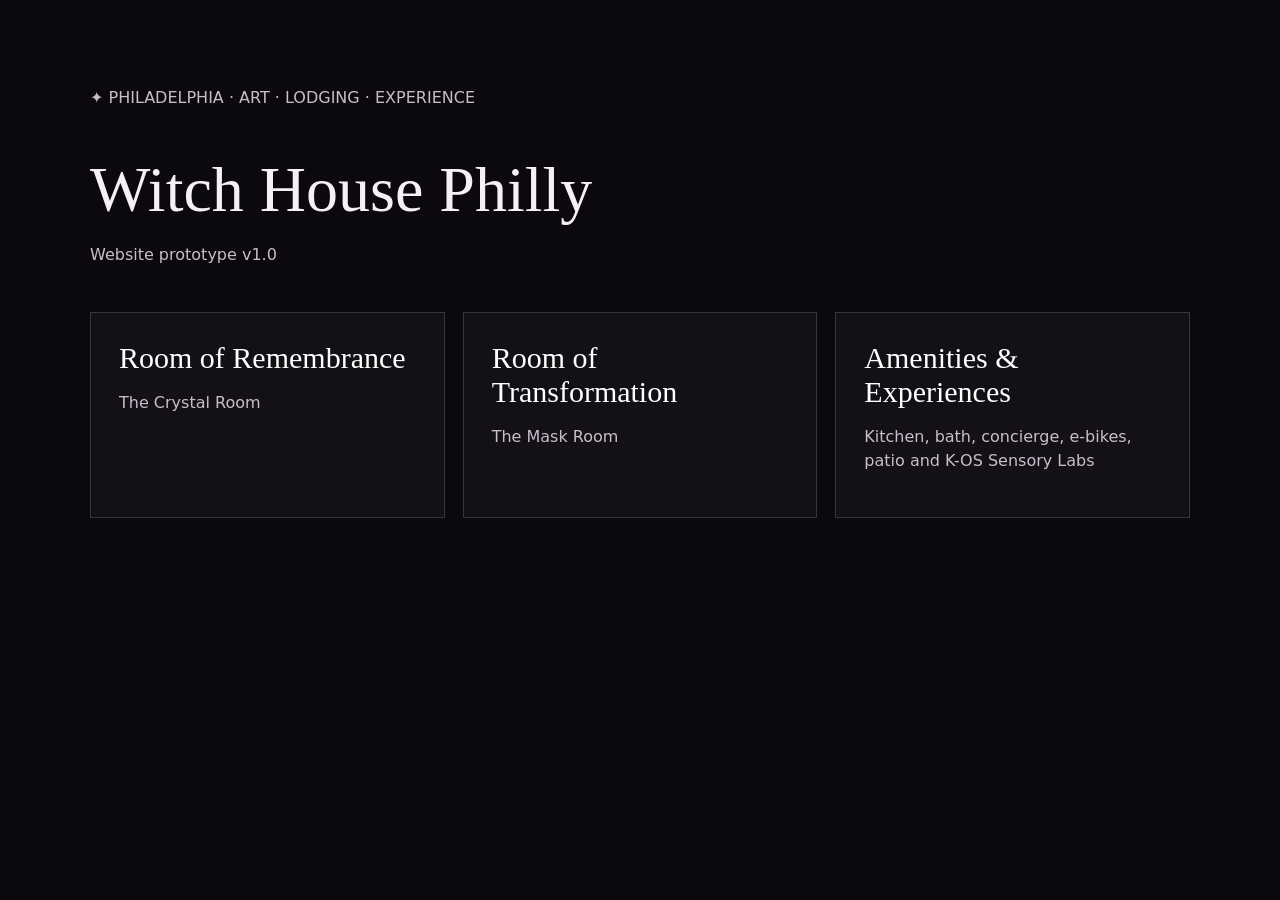
<file: index.html>
<!doctype html><html><head><meta charset="utf-8"><meta name="viewport" content="width=device-width,initial-scale=1"><title>Witch House Philly</title><style>body{margin:0;background:#0b090d;color:#f5eff6;font:16px/1.5 system-ui}main{max-width:1100px;margin:auto;padding:70px 25px}h1{font:64px Georgia,serif;margin-bottom:8px}p{color:#c9bdcc}.grid{display:grid;grid-template-columns:repeat(3,1fr);gap:18px;margin-top:45px}a{color:white;text-decoration:none;border:1px solid #ffffff28;padding:28px;background:#ffffff08}a:hover{background:#ffffff10}h2{font:30px Georgia,serif;margin:0 0 8px}@media(max-width:750px){.grid{grid-template-columns:1fr}h1{font-size:48px}}</style></head><body><main><p>✦ PHILADELPHIA · ART · LODGING · EXPERIENCE</p><h1>Witch House Philly</h1><p>Website prototype v1.0</p><div class="grid"><a href="crystal-room/index.html"><h2>Room of Remembrance</h2><p>The Crystal Room</p></a><a href="mask-room/index.html"><h2>Room of Transformation</h2><p>The Mask Room</p></a><a href="amenities/index.html"><h2>Amenities & Experiences</h2><p>Kitchen, bath, concierge, e-bikes, patio and K-OS Sensory Labs</p></a></div></main></body></html>
</file>
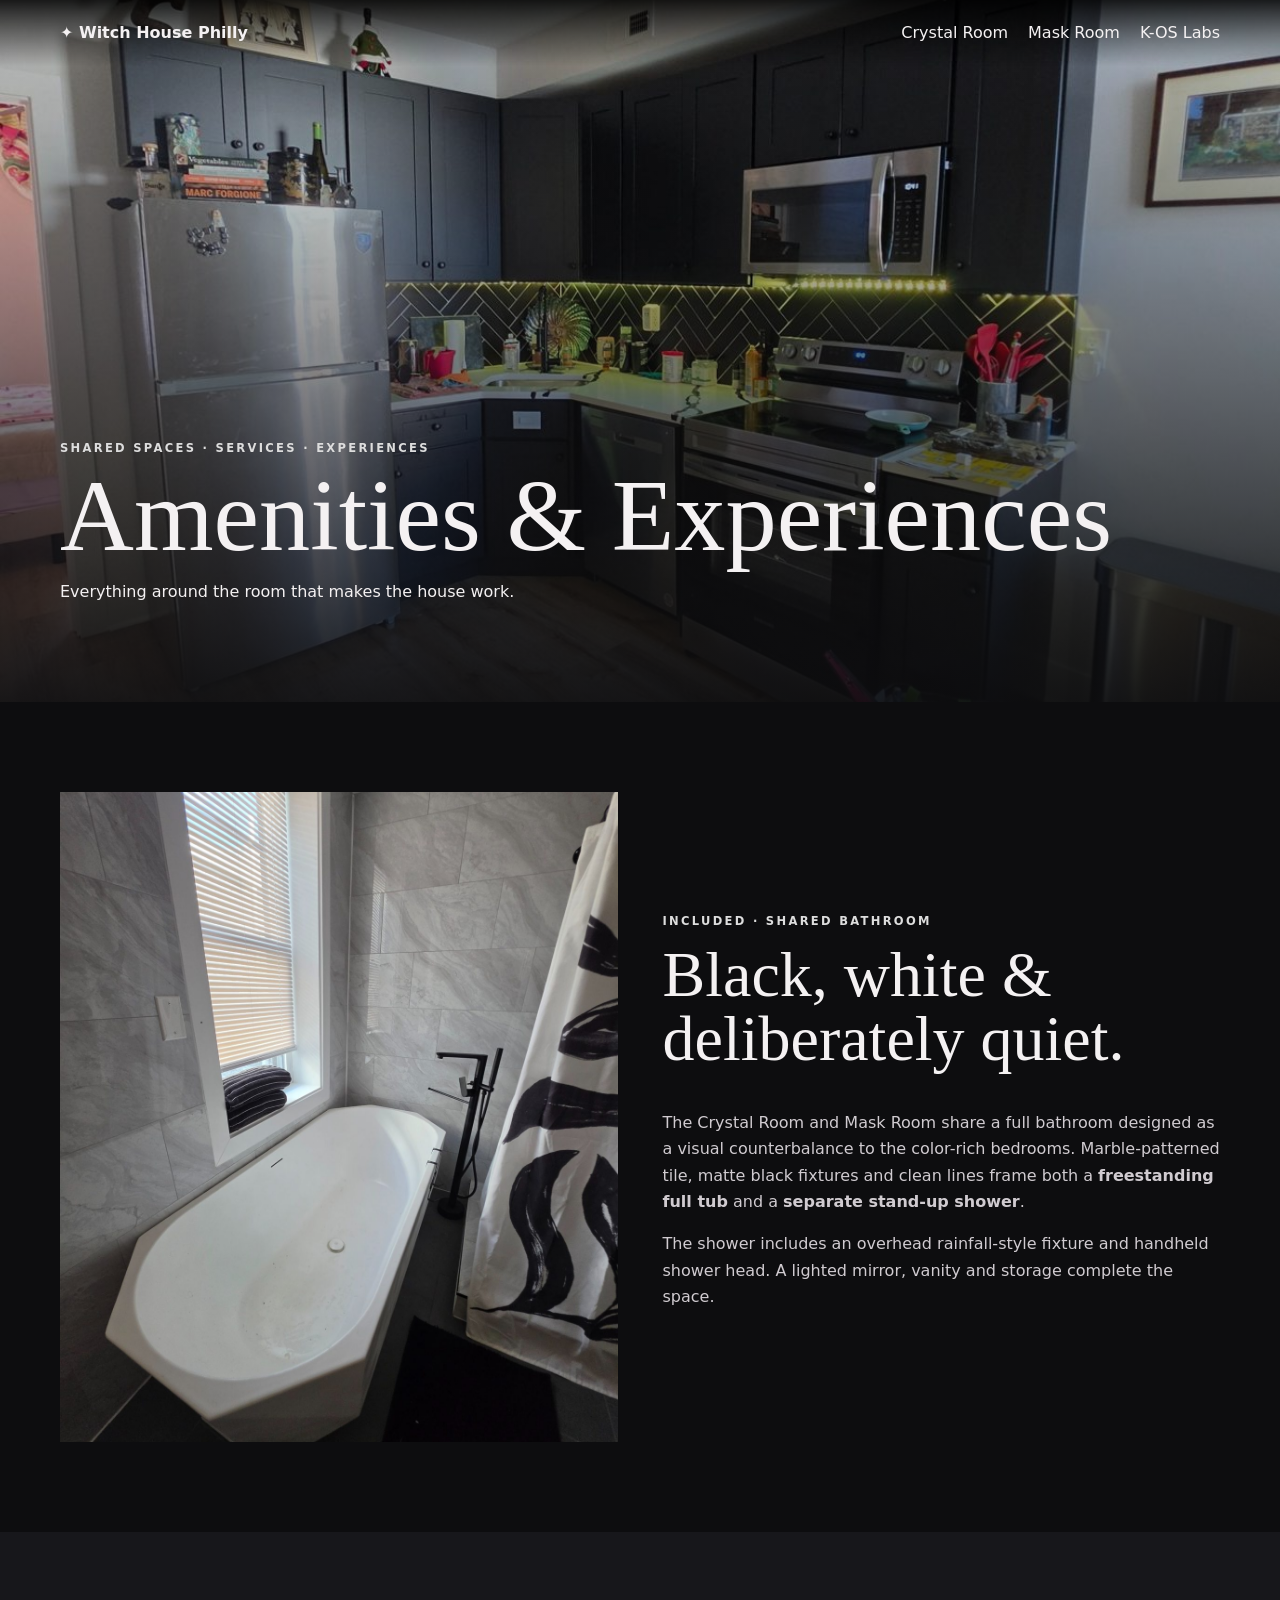
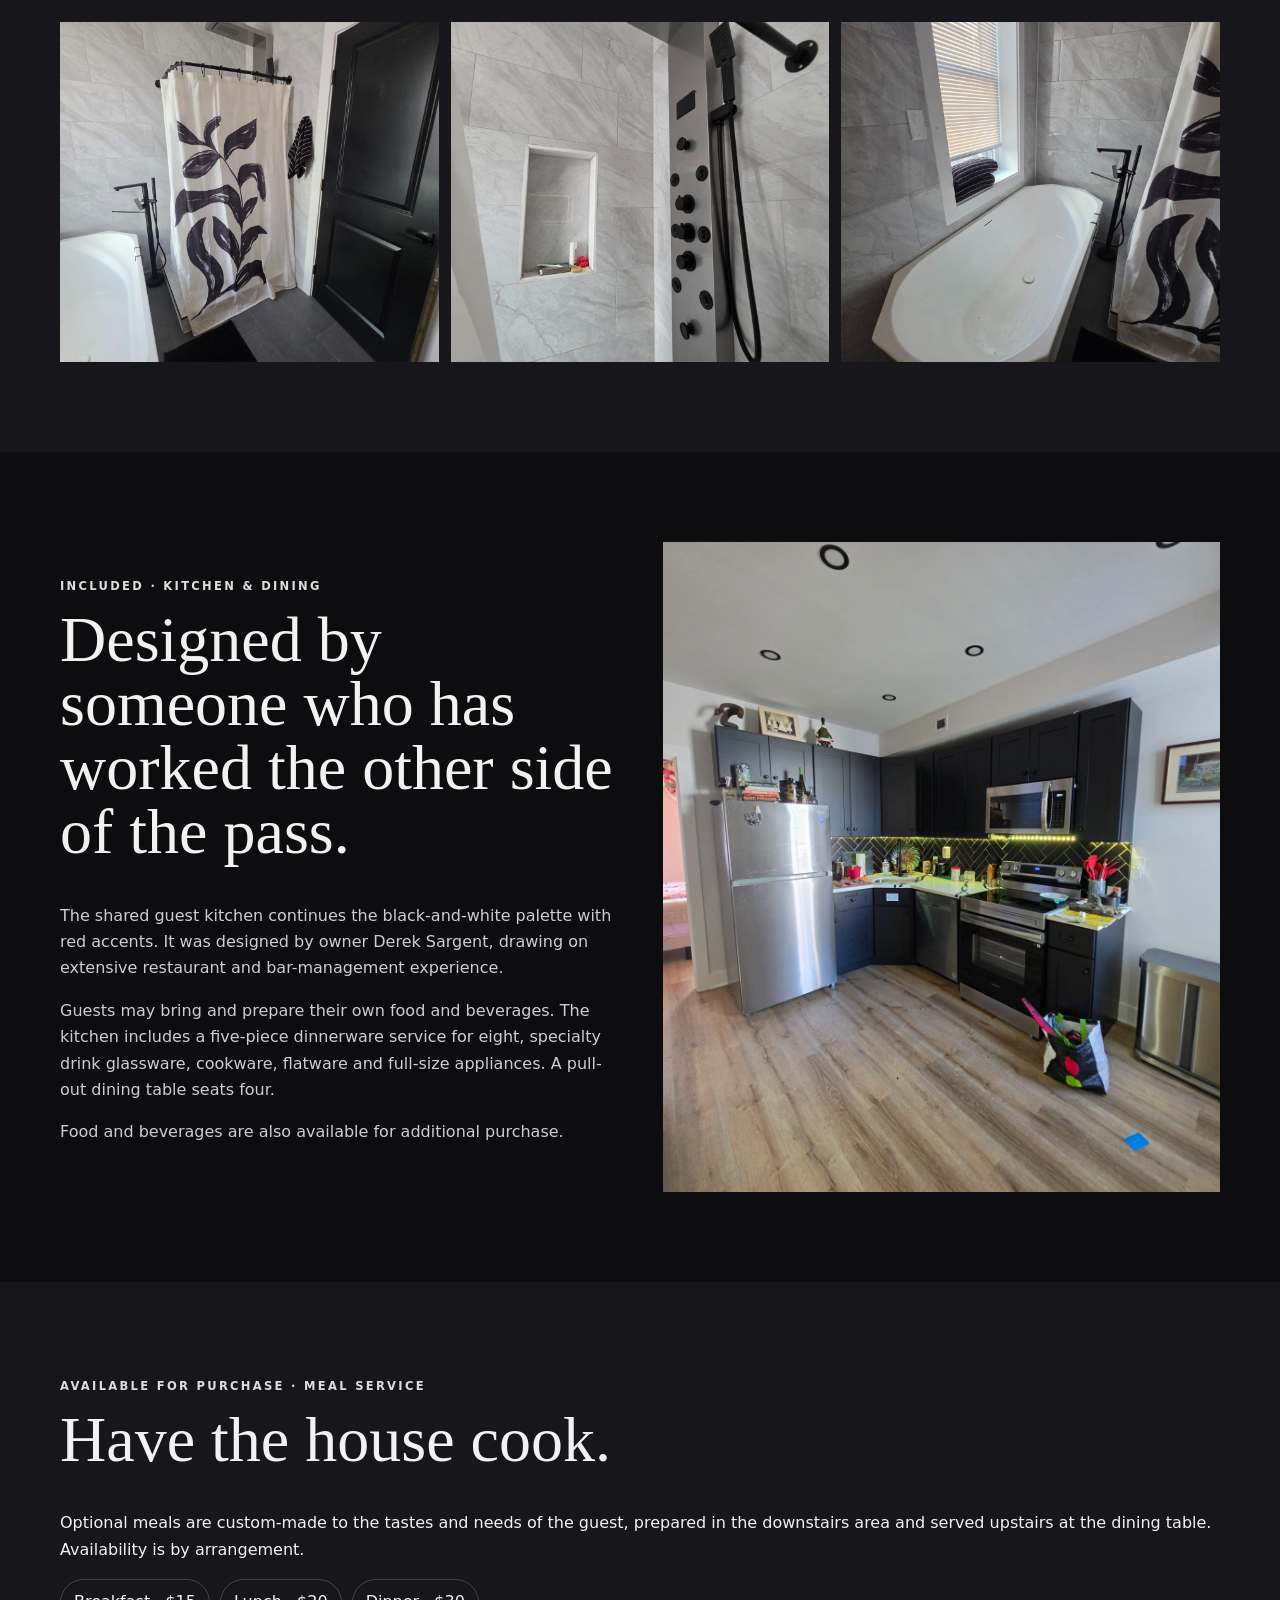
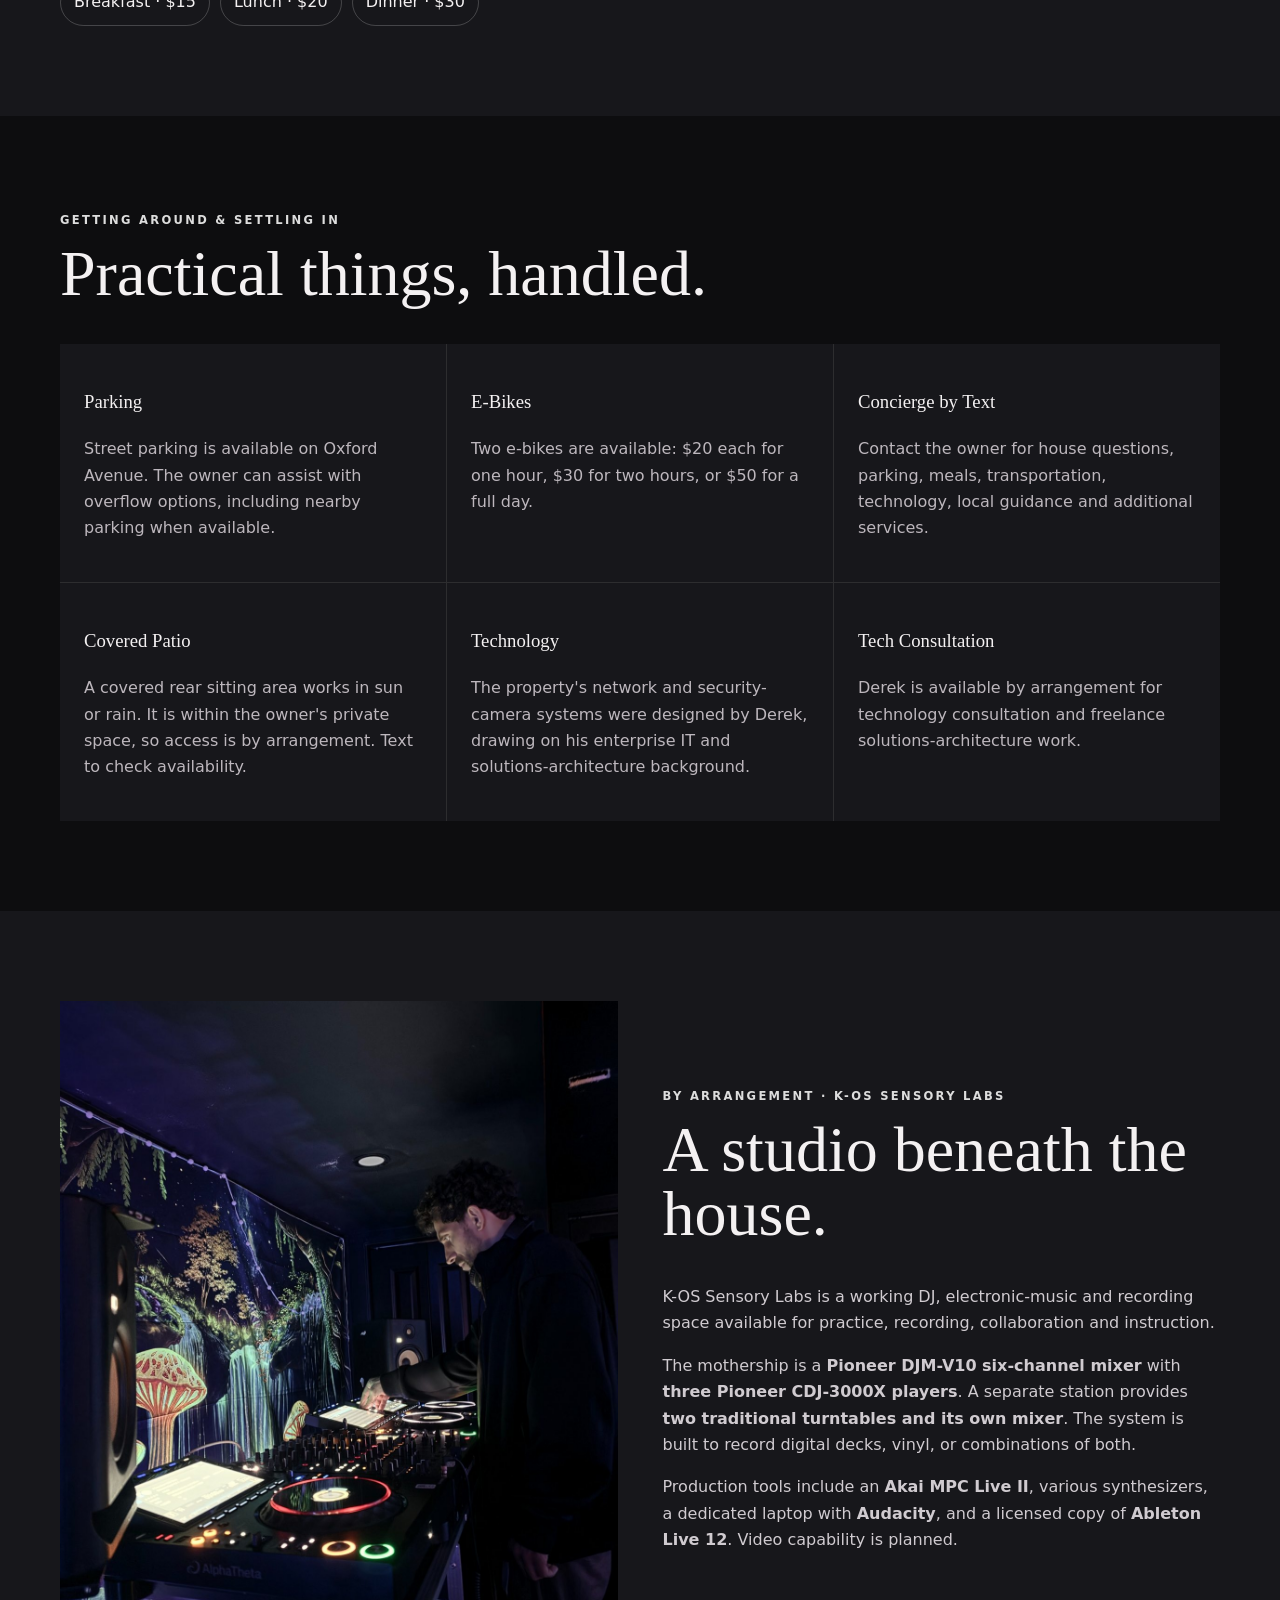
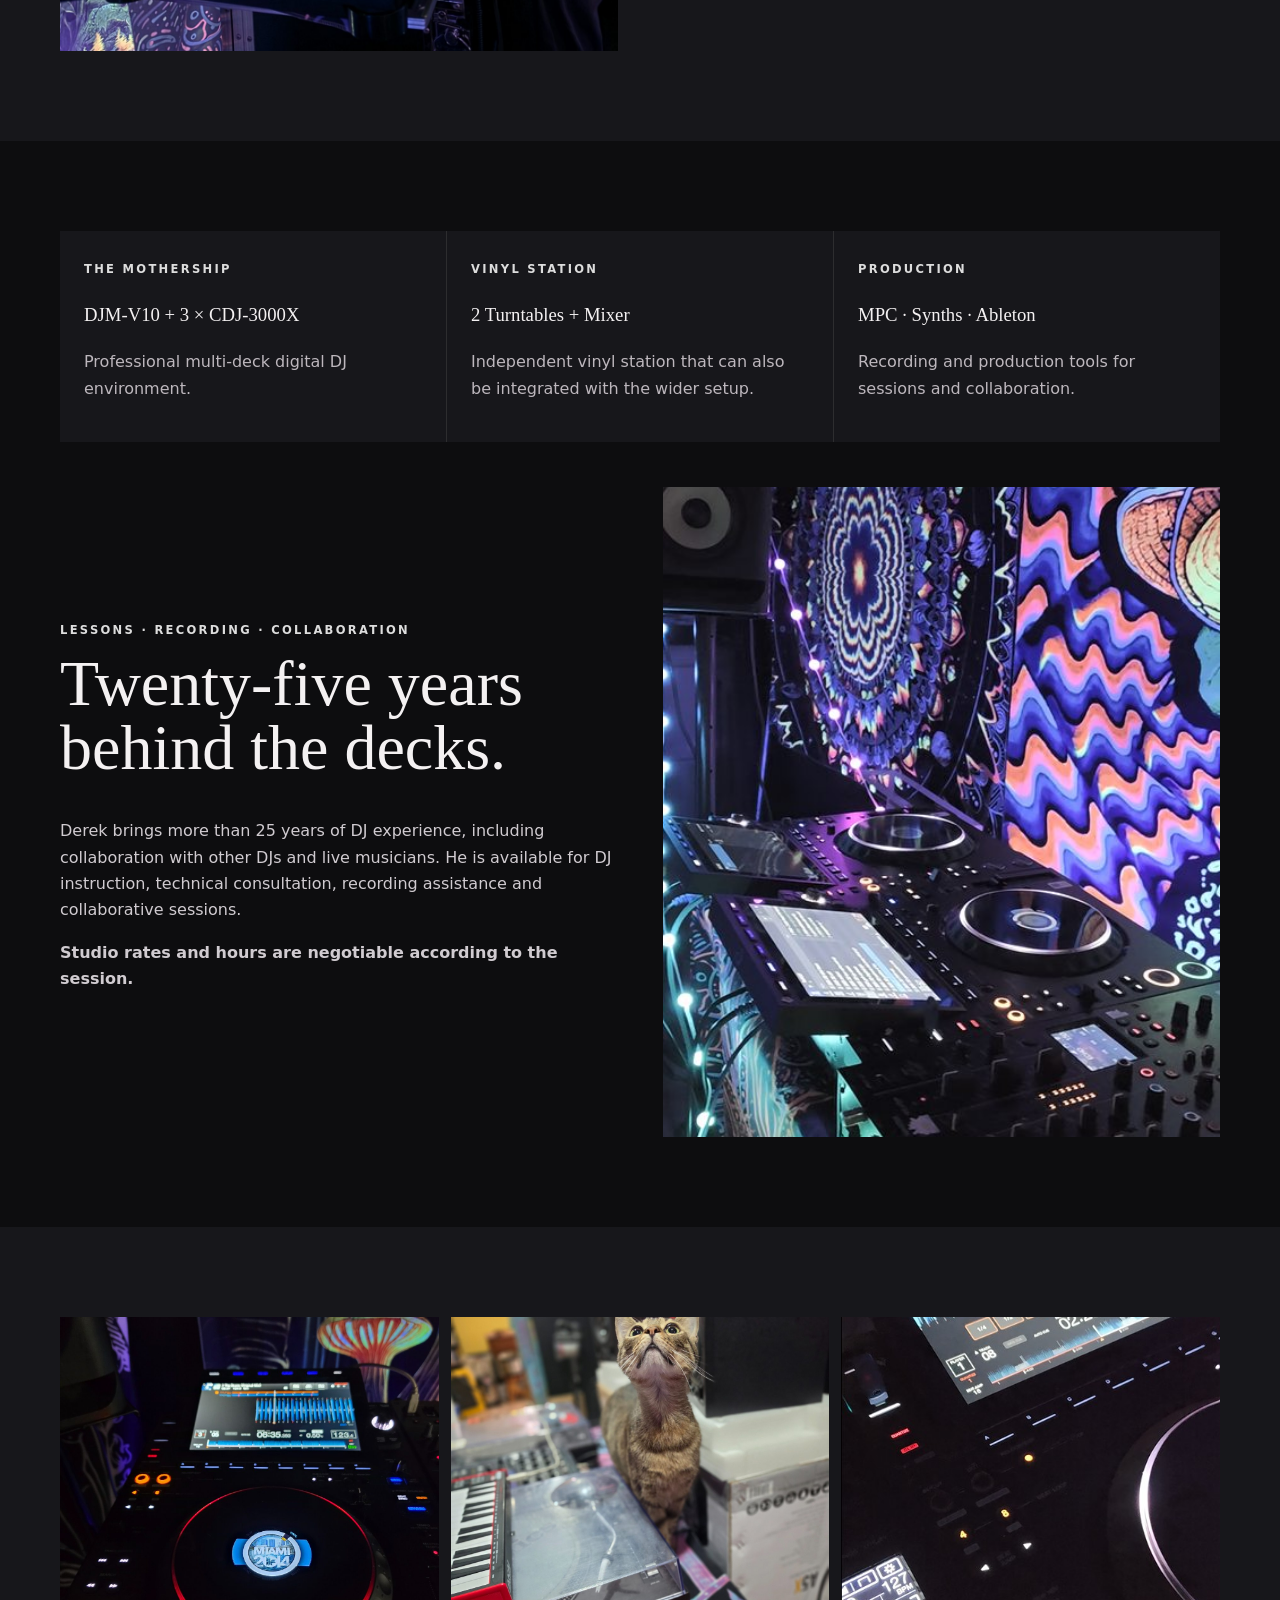
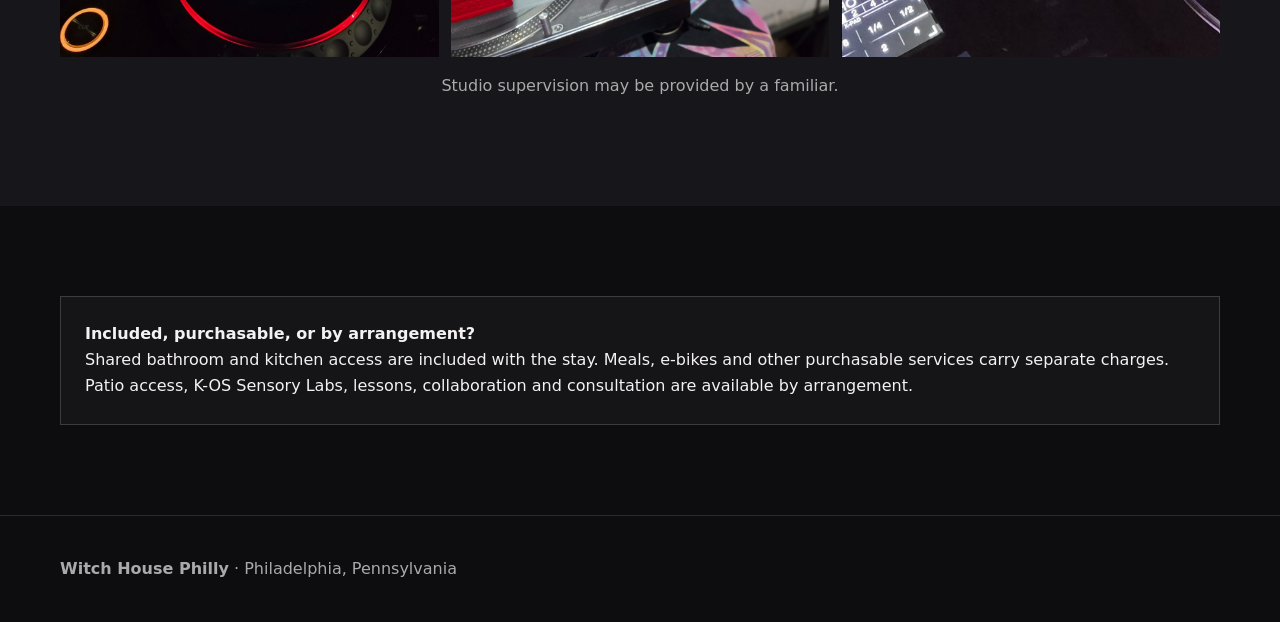
<file: amenities/index.html>
<!doctype html><html><head><meta charset="utf-8"><meta name="viewport" content="width=device-width,initial-scale=1"><title>Amenities & Experiences | Witch House Philly</title><link rel="stylesheet" href="styles.css"></head><body>
<header><a href="../index.html"><b>✦ Witch House Philly</b></a><nav><a href="../crystal-room/index.html">Crystal Room</a><a href="../mask-room/index.html">Mask Room</a><a href="#kos">K-OS Labs</a></nav></header>
<section class="hero"><img src="assets/kitchen-wide.jpg"><div><span class="k">Shared spaces · services · experiences</span><h1>Amenities & Experiences</h1><p>Everything around the room that makes the house work.</p></div></section>

<section class="section wrap"><div class="split"><img src="assets/bath-tub.jpg"><div class="copy"><span class="k">Included · Shared Bathroom</span><h2>Black, white & deliberately quiet.</h2><p>The Crystal Room and Mask Room share a full bathroom designed as a visual counterbalance to the color-rich bedrooms. Marble-patterned tile, matte black fixtures and clean lines frame both a <b>freestanding full tub</b> and a <b>separate stand-up shower</b>.</p><p>The shower includes an overhead rainfall-style fixture and handheld shower head. A lighted mirror, vanity and storage complete the space.</p></div></div></section>
<section class="section band"><div class="wrap gallery"><img src="assets/bath-shower.jpg"><img src="assets/bath-panel.jpg"><img src="assets/bath-tub.jpg"></div></section>

<section class="section wrap"><div class="split"><div class="copy"><span class="k">Included · Kitchen & Dining</span><h2>Designed by someone who has worked the other side of the pass.</h2><p>The shared guest kitchen continues the black-and-white palette with red accents. It was designed by owner Derek Sargent, drawing on extensive restaurant and bar-management experience.</p><p>Guests may bring and prepare their own food and beverages. The kitchen includes a five-piece dinnerware service for eight, specialty drink glassware, cookware, flatware and full-size appliances. A pull-out dining table seats four.</p><p>Food and beverages are also available for additional purchase.</p></div><img src="assets/kitchen-wide.jpg"></div></section>

<section class="section band"><div class="wrap"><span class="k">Available for purchase · Meal Service</span><h2>Have the house cook.</h2><p>Optional meals are custom-made to the tastes and needs of the guest, prepared in the downstairs area and served upstairs at the dining table. Availability is by arrangement.</p><div class="prices"><div class="price">Breakfast · $15</div><div class="price">Lunch · $20</div><div class="price">Dinner · $30</div></div></div></section>

<section class="section wrap"><span class="k">Getting around & settling in</span><h2>Practical things, handled.</h2><div class="cards"><div class="card"><h3>Parking</h3><p>Street parking is available on Oxford Avenue. The owner can assist with overflow options, including nearby parking when available.</p></div><div class="card"><h3>E-Bikes</h3><p>Two e-bikes are available: $20 each for one hour, $30 for two hours, or $50 for a full day.</p></div><div class="card"><h3>Concierge by Text</h3><p>Contact the owner for house questions, parking, meals, transportation, technology, local guidance and additional services.</p></div><div class="card"><h3>Covered Patio</h3><p>A covered rear sitting area works in sun or rain. It is within the owner's private space, so access is by arrangement. Text to check availability.</p></div><div class="card"><h3>Technology</h3><p>The property's network and security-camera systems were designed by Derek, drawing on his enterprise IT and solutions-architecture background.</p></div><div class="card"><h3>Tech Consultation</h3><p>Derek is available by arrangement for technology consultation and freelance solutions-architecture work.</p></div></div></section>

<section class="section band" id="kos"><div class="wrap split"><img src="assets/kos-session.jpg"><div class="copy"><span class="k">By arrangement · K-OS Sensory Labs</span><h2>A studio beneath the house.</h2><p>K-OS Sensory Labs is a working DJ, electronic-music and recording space available for practice, recording, collaboration and instruction.</p><p>The mothership is a <b>Pioneer DJM-V10 six-channel mixer</b> with <b>three Pioneer CDJ-3000X players</b>. A separate station provides <b>two traditional turntables and its own mixer</b>. The system is built to record digital decks, vinyl, or combinations of both.</p><p>Production tools include an <b>Akai MPC Live II</b>, various synthesizers, a dedicated laptop with <b>Audacity</b>, and a licensed copy of <b>Ableton Live 12</b>. Video capability is planned.</p></div></div></section>

<section class="section wrap"><div class="cards"><div class="card"><span class="k">The Mothership</span><h3>DJM-V10 + 3 × CDJ-3000X</h3><p>Professional multi-deck digital DJ environment.</p></div><div class="card"><span class="k">Vinyl Station</span><h3>2 Turntables + Mixer</h3><p>Independent vinyl station that can also be integrated with the wider setup.</p></div><div class="card"><span class="k">Production</span><h3>MPC · Synths · Ableton</h3><p>Recording and production tools for sessions and collaboration.</p></div></div><div style="height:45px"></div><div class="split"><div class="copy"><span class="k">Lessons · Recording · Collaboration</span><h2>Twenty-five years behind the decks.</h2><p>Derek brings more than 25 years of DJ experience, including collaboration with other DJs and live musicians. He is available for DJ instruction, technical consultation, recording assistance and collaborative sessions.</p><p><b>Studio rates and hours are negotiable according to the session.</b></p></div><img src="assets/kos-rig.jpg"></div></section>

<section class="section band"><div class="wrap gallery"><img src="assets/kos-cdj.jpg"><img src="assets/kos-cat.jpg"><img src="assets/kos-cdj3000.jpg"></div><div class="wrap"><p style="text-align:center;color:#aaa">Studio supervision may be provided by a familiar.</p></div></section>
<section class="section wrap"><div class="notice"><b>Included, purchasable, or by arrangement?</b><br>Shared bathroom and kitchen access are included with the stay. Meals, e-bikes and other purchasable services carry separate charges. Patio access, K-OS Sensory Labs, lessons, collaboration and consultation are available by arrangement.</div></section>
<footer><div class="wrap"><b>Witch House Philly</b> · Philadelphia, Pennsylvania</div></footer></body></html>
</file>
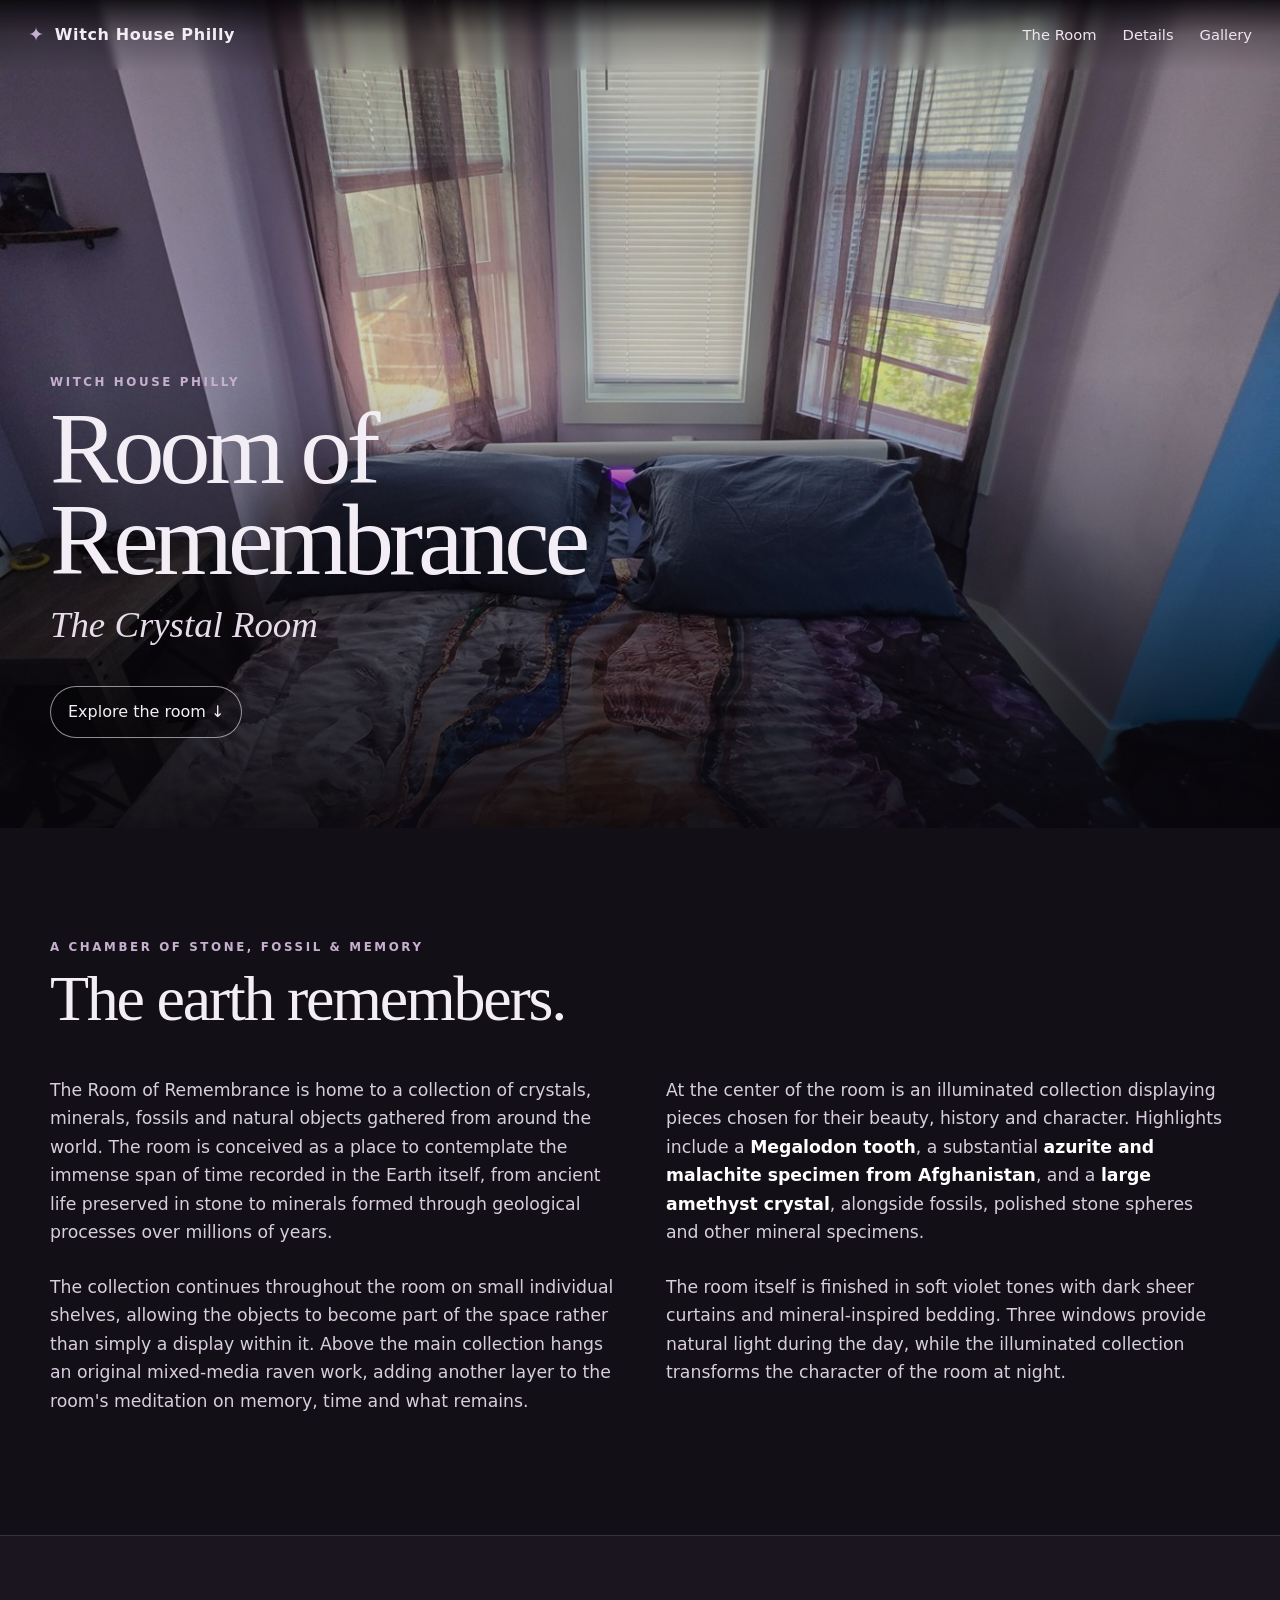
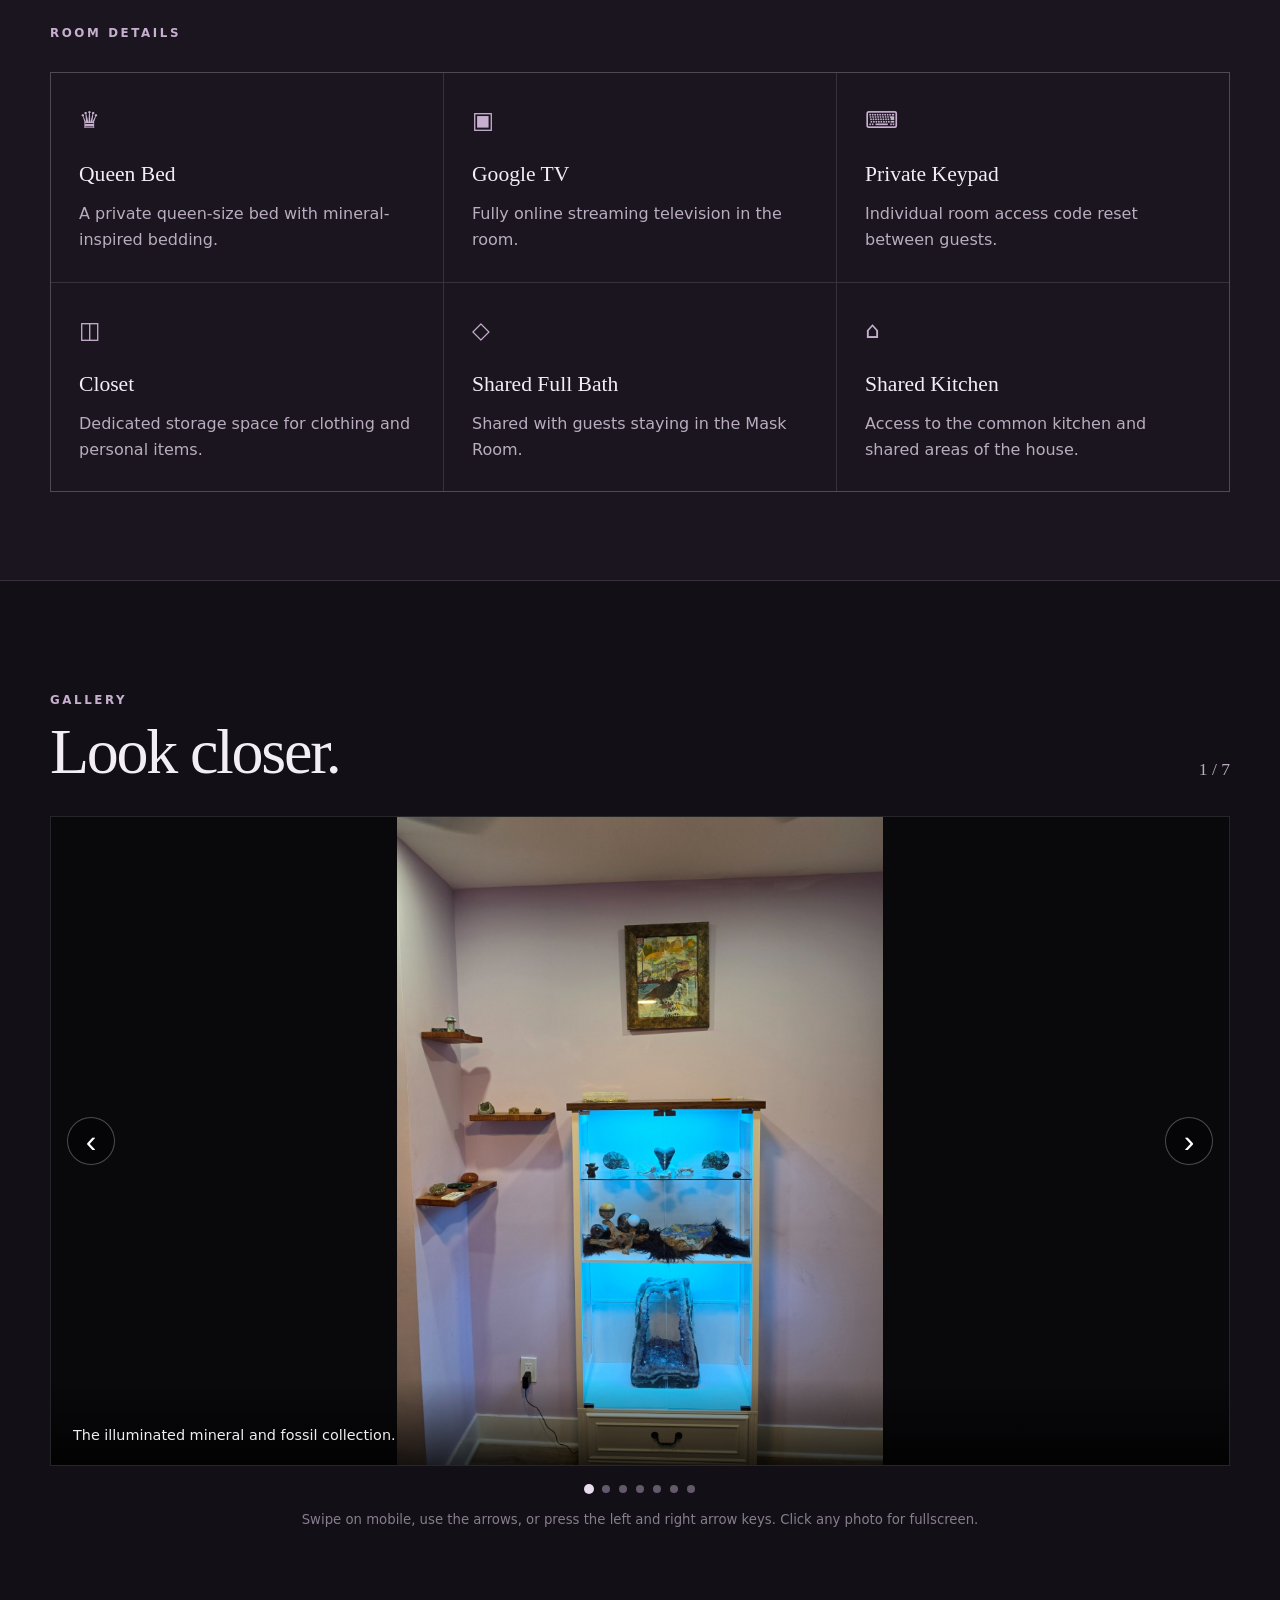
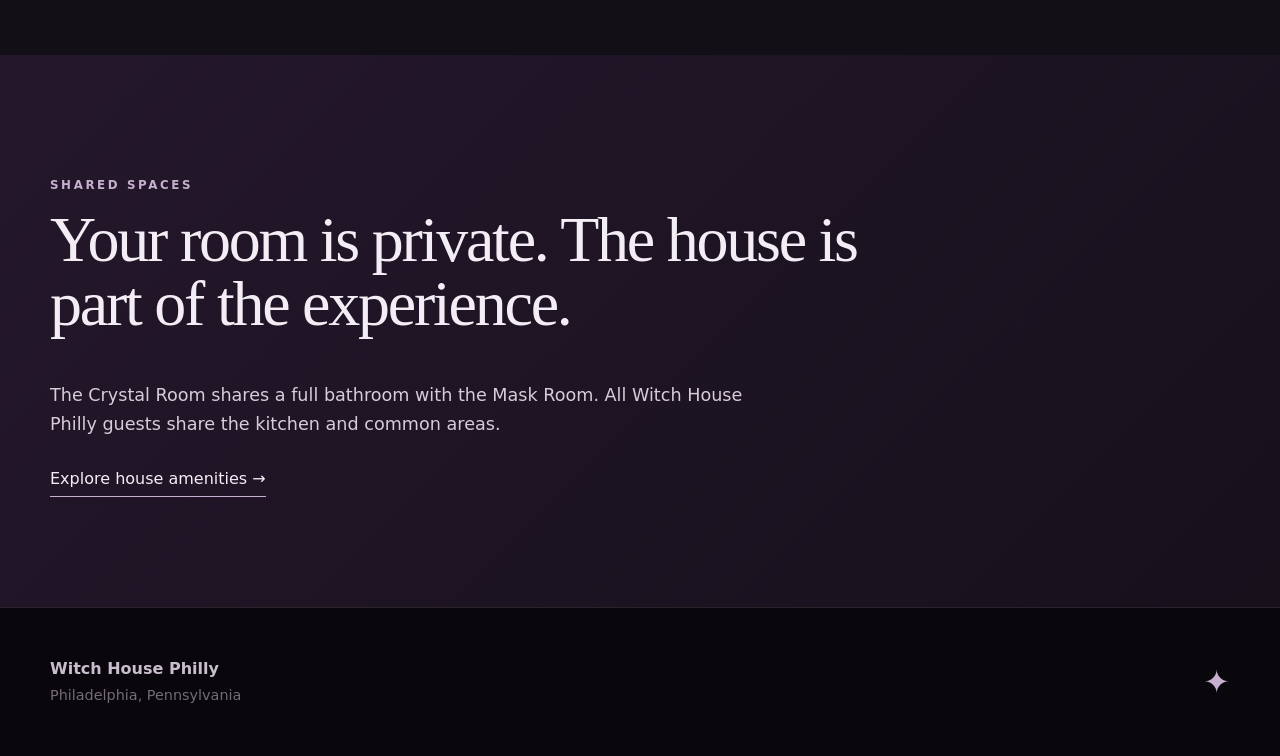
<file: crystal-room/index.html>
<!DOCTYPE html>
<html lang="en">
<head>
  <meta charset="utf-8">
  <meta name="viewport" content="width=device-width, initial-scale=1">
  <meta name="theme-color" content="#120f16">
  <title>Room of Remembrance | Witch House Philly</title>
  <meta name="description" content="The Room of Remembrance, also known as the Crystal Room, at Witch House Philly.">
  <link rel="stylesheet" href="styles.css">
</head>
<body>
  <header class="site-header">
    <a class="brand" href="../index.html" aria-label="Witch House Philly home">
      <span class="brand-mark">✦</span>
      <span>Witch House Philly</span>
    </a>
    <nav aria-label="Primary">
      <a href="#story">The Room</a>
      <a href="#details">Details</a>
      <a href="#gallery">Gallery</a>
    </nav>
  </header>

  <main>
    <section class="hero">
      <img src="assets/04-queen-bed-windows.jpg" alt="Queen bed in the Room of Remembrance with three tall windows and violet walls">
      <div class="hero-shade"></div>
      <div class="hero-copy">
        <p class="eyebrow">Witch House Philly</p>
        <h1>Room of Remembrance</h1>
        <p class="subtitle">The Crystal Room</p>
        <a class="ghost-button" href="#gallery">Explore the room ↓</a>
      </div>
    </section>

    <section class="intro wrap" id="story">
      <div class="section-kicker">A chamber of stone, fossil & memory</div>
      <h2>The earth remembers.</h2>
      <div class="prose">
        <p>The Room of Remembrance is home to a collection of crystals, minerals, fossils and natural objects gathered from around the world. The room is conceived as a place to contemplate the immense span of time recorded in the Earth itself, from ancient life preserved in stone to minerals formed through geological processes over millions of years.</p>

        <p>At the center of the room is an illuminated collection displaying pieces chosen for their beauty, history and character. Highlights include a <strong>Megalodon tooth</strong>, a substantial <strong>azurite and malachite specimen from Afghanistan</strong>, and a <strong>large amethyst crystal</strong>, alongside fossils, polished stone spheres and other mineral specimens.</p>

        <p>The collection continues throughout the room on small individual shelves, allowing the objects to become part of the space rather than simply a display within it. Above the main collection hangs an original mixed-media raven work, adding another layer to the room's meditation on memory, time and what remains.</p>

        <p>The room itself is finished in soft violet tones with dark sheer curtains and mineral-inspired bedding. Three windows provide natural light during the day, while the illuminated collection transforms the character of the room at night.</p>
      </div>
    </section>

    <section class="details-band" id="details">
      <div class="wrap">
        <div class="section-kicker">Room details</div>
        <div class="details-grid">
          <article class="detail-card"><span class="icon">♛</span><h3>Queen Bed</h3><p>A private queen-size bed with mineral-inspired bedding.</p></article>
          <article class="detail-card"><span class="icon">▣</span><h3>Google TV</h3><p>Fully online streaming television in the room.</p></article>
          <article class="detail-card"><span class="icon">⌨</span><h3>Private Keypad</h3><p>Individual room access code reset between guests.</p></article>
          <article class="detail-card"><span class="icon">◫</span><h3>Closet</h3><p>Dedicated storage space for clothing and personal items.</p></article>
          <article class="detail-card"><span class="icon">◇</span><h3>Shared Full Bath</h3><p>Shared with guests staying in the Mask Room.</p></article>
          <article class="detail-card"><span class="icon">⌂</span><h3>Shared Kitchen</h3><p>Access to the common kitchen and shared areas of the house.</p></article>
        </div>
      </div>
    </section>

    <section class="gallery-section wrap" id="gallery">
      <div class="gallery-heading">
        <div>
          <div class="section-kicker">Gallery</div>
          <h2>Look closer.</h2>
        </div>
        <div class="gallery-count"><span id="current">1</span> / <span id="total">7</span></div>
      </div>

      <div class="gallery-shell" tabindex="0" aria-label="Room photo gallery">
        <button class="gallery-arrow prev" type="button" aria-label="Previous photo">‹</button>

        <div class="gallery-track" id="galleryTrack">
          <figure class="slide"><img src="assets/01-display-case.jpg" alt="Illuminated display cabinet filled with crystals, fossils and minerals"><figcaption>The illuminated mineral and fossil collection.</figcaption></figure>
          <figure class="slide"><img src="assets/02-fossils-megalodon.jpg" alt="Close view of fossils and a Megalodon tooth in the display case"><figcaption>Fossils and the Megalodon tooth.</figcaption></figure>
          <figure class="slide"><img src="assets/03-raven-artwork.jpg" alt="Original mixed-media artwork featuring a black raven"><figcaption>Original mixed-media raven work above the collection.</figcaption></figure>
          <figure class="slide"><img src="assets/04-queen-bed-windows.jpg" alt="Queen bed beneath three windows in the violet room"><figcaption>The queen bed and three-window alcove.</figcaption></figure>
          <figure class="slide"><img src="assets/05-shelves-bedside.jpg" alt="Small wall shelves displaying crystals beside the bed"><figcaption>Mineral specimens continue throughout the room.</figcaption></figure>
          <figure class="slide"><img src="assets/06-curtains-lamp.jpg" alt="Dark sheer curtains framing a small lamp in the window"><figcaption>Dark sheer curtains soften the daylight.</figcaption></figure>
          <figure class="slide"><img src="assets/07-azurite-malachite.jpg" alt="Large blue and green azurite and malachite mineral specimen"><figcaption>Azurite and malachite specimen from Afghanistan.</figcaption></figure>
        </div>

        <button class="gallery-arrow next" type="button" aria-label="Next photo">›</button>
      </div>

      <div class="dots" id="dots" aria-label="Choose gallery image"></div>
      <p class="gallery-note">Swipe on mobile, use the arrows, or press the left and right arrow keys. Click any photo for fullscreen.</p>
    </section>

    <section class="shared-note">
      <div class="wrap">
        <p class="eyebrow">Shared spaces</p>
        <h2>Your room is private. The house is part of the experience.</h2>
        <p>The Crystal Room shares a full bathroom with the Mask Room. All Witch House Philly guests share the kitchen and common areas.</p>
        <a class="text-link" href="../amenities/index.html">Explore house amenities →</a>
      </div>
    </section>
  </main>

  <footer>
    <div class="wrap footer-inner">
      <div><strong>Witch House Philly</strong><br><span>Philadelphia, Pennsylvania</span></div>
      <div class="footer-mark">✦</div>
    </div>
  </footer>

  <div class="lightbox" id="lightbox" aria-hidden="true" role="dialog" aria-label="Fullscreen photo">
    <button class="lightbox-close" type="button" aria-label="Close fullscreen photo">×</button>
    <button class="lightbox-arrow lb-prev" type="button" aria-label="Previous fullscreen photo">‹</button>
    <img id="lightboxImage" alt="">
    <button class="lightbox-arrow lb-next" type="button" aria-label="Next fullscreen photo">›</button>
    <div id="lightboxCaption" class="lightbox-caption"></div>
  </div>

  <script src="script.js"></script>
</body>
</html>
</file>
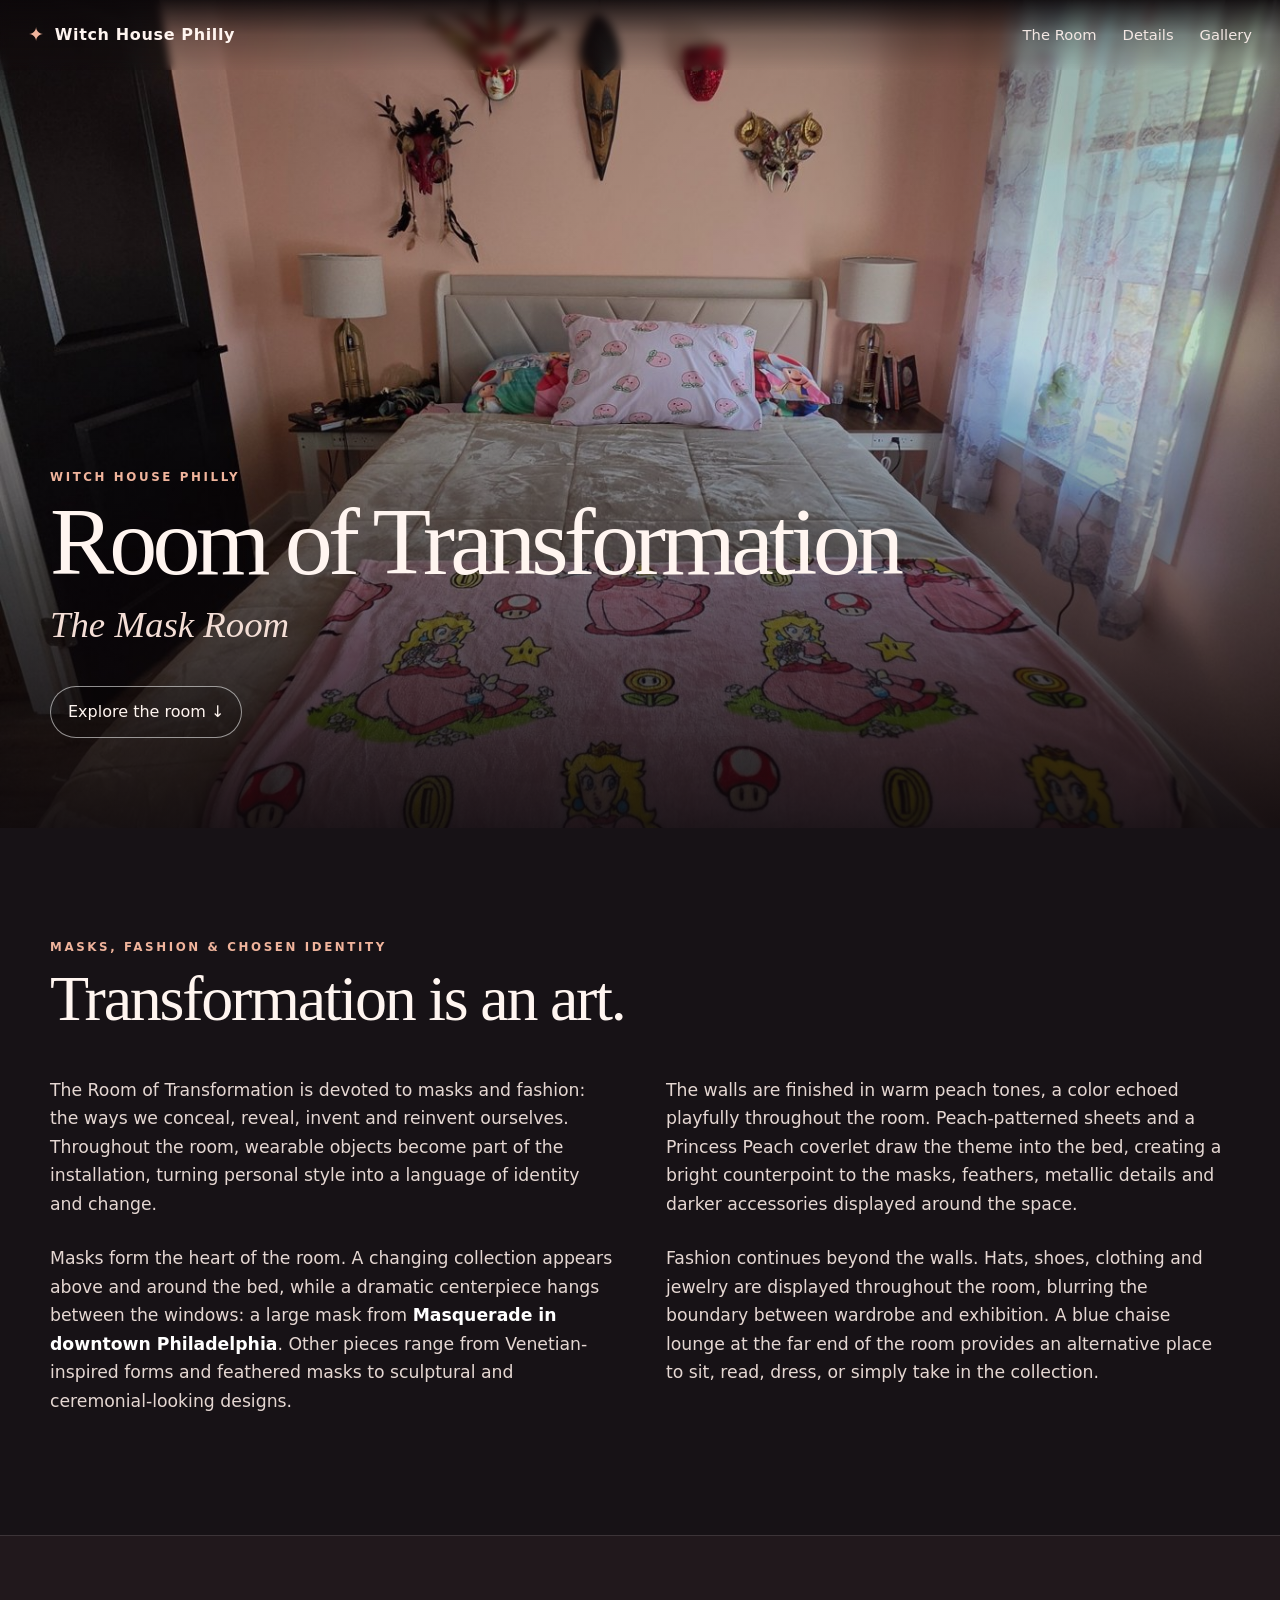
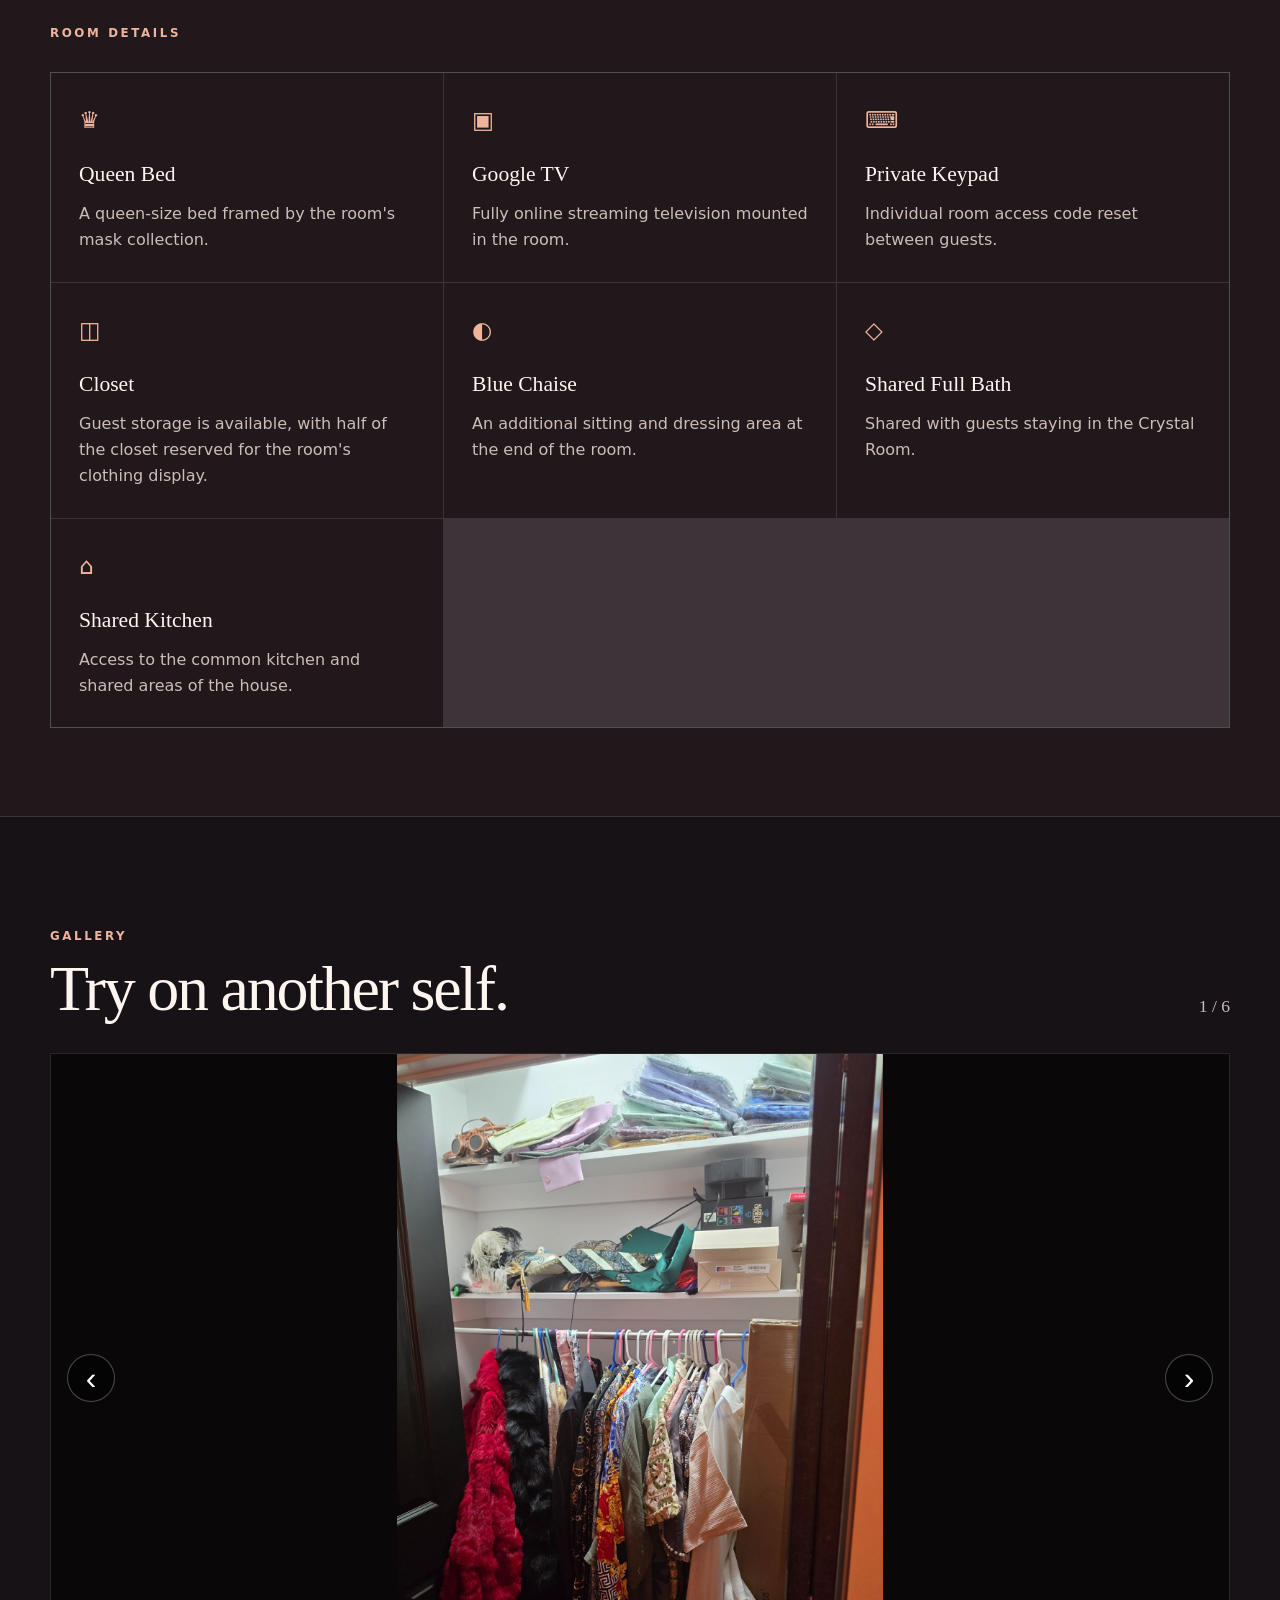
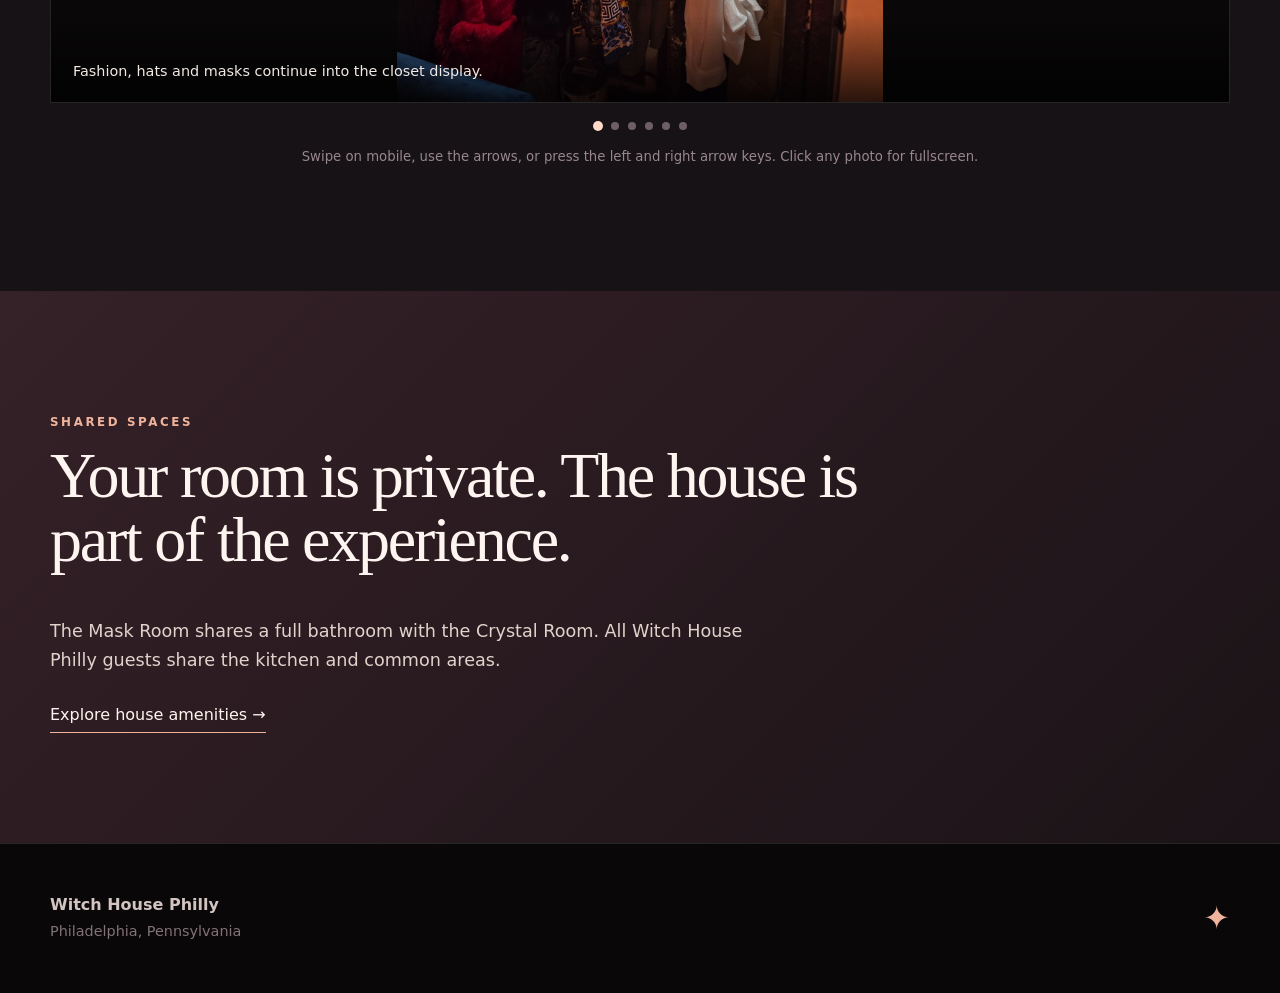
<file: mask-room/index.html>
<!DOCTYPE html>
<html lang="en">
<head>
  <meta charset="utf-8">
  <meta name="viewport" content="width=device-width, initial-scale=1">
  <meta name="theme-color" content="#171216">
  <title>Room of Transformation | Witch House Philly</title>
  <meta name="description" content="The Room of Transformation, also known as the Mask Room, at Witch House Philly.">
  <link rel="stylesheet" href="styles.css">
</head>
<body>
  <header class="site-header">
    <a class="brand" href="../index.html" aria-label="Witch House Philly home">
      <span class="brand-mark">✦</span>
      <span>Witch House Philly</span>
    </a>
    <nav aria-label="Primary">
      <a href="#story">The Room</a>
      <a href="#details">Details</a>
      <a href="#gallery">Gallery</a>
    </nav>
  </header>

  <main>
    <section class="hero">
      <img src="assets/04-bed-daylight.jpg" alt="The Room of Transformation with peach walls, bed, masks and daylight">
      <div class="hero-shade"></div>
      <div class="hero-copy">
        <p class="eyebrow">Witch House Philly</p>
        <h1>Room of Transformation</h1>
        <p class="subtitle">The Mask Room</p>
        <a class="ghost-button" href="#gallery">Explore the room ↓</a>
      </div>
    </section>

    <section class="intro wrap" id="story">
      <div class="section-kicker">Masks, fashion & chosen identity</div>
      <h2>Transformation is an art.</h2>
      <div class="prose">
        <p>The Room of Transformation is devoted to masks and fashion: the ways we conceal, reveal, invent and reinvent ourselves. Throughout the room, wearable objects become part of the installation, turning personal style into a language of identity and change.</p>

        <p>The walls are finished in warm peach tones, a color echoed playfully throughout the room. Peach-patterned sheets and a Princess Peach coverlet draw the theme into the bed, creating a bright counterpoint to the masks, feathers, metallic details and darker accessories displayed around the space.</p>

        <p>Masks form the heart of the room. A changing collection appears above and around the bed, while a dramatic centerpiece hangs between the windows: a large mask from <strong>Masquerade in downtown Philadelphia</strong>. Other pieces range from Venetian-inspired forms and feathered masks to sculptural and ceremonial-looking designs.</p>

        <p>Fashion continues beyond the walls. Hats, shoes, clothing and jewelry are displayed throughout the room, blurring the boundary between wardrobe and exhibition. A blue chaise lounge at the far end of the room provides an alternative place to sit, read, dress, or simply take in the collection.</p>
      </div>
    </section>

    <section class="details-band" id="details">
      <div class="wrap">
        <div class="section-kicker">Room details</div>
        <div class="details-grid">
          <article class="detail-card"><span class="icon">♛</span><h3>Queen Bed</h3><p>A queen-size bed framed by the room's mask collection.</p></article>
          <article class="detail-card"><span class="icon">▣</span><h3>Google TV</h3><p>Fully online streaming television mounted in the room.</p></article>
          <article class="detail-card"><span class="icon">⌨</span><h3>Private Keypad</h3><p>Individual room access code reset between guests.</p></article>
          <article class="detail-card"><span class="icon">◫</span><h3>Closet</h3><p>Guest storage is available, with half of the closet reserved for the room's clothing display.</p></article>
          <article class="detail-card"><span class="icon">◐</span><h3>Blue Chaise</h3><p>An additional sitting and dressing area at the end of the room.</p></article>
          <article class="detail-card"><span class="icon">◇</span><h3>Shared Full Bath</h3><p>Shared with guests staying in the Crystal Room.</p></article>
          <article class="detail-card"><span class="icon">⌂</span><h3>Shared Kitchen</h3><p>Access to the common kitchen and shared areas of the house.</p></article>
        </div>
      </div>
    </section>

    <section class="gallery-section wrap" id="gallery">
      <div class="gallery-heading">
        <div>
          <div class="section-kicker">Gallery</div>
          <h2>Try on another self.</h2>
        </div>
        <div class="gallery-count"><span id="current">1</span> / <span id="total">6</span></div>
      </div>

      <div class="gallery-shell" tabindex="0" aria-label="Room photo gallery">
        <button class="gallery-arrow prev" type="button" aria-label="Previous photo">‹</button>
        <div class="gallery-track" id="galleryTrack">
          <figure class="slide"><img src="assets/01-fashion-closet.jpg" alt="Closet with colorful clothing, hats, masks and fashion items"><figcaption>Fashion, hats and masks continue into the closet display.</figcaption></figure>
          <figure class="slide"><img src="assets/02-mask-wall-bed.jpg" alt="Masks displayed above the bed against peach walls"><figcaption>Masks arranged above the bed form the visual heart of the room.</figcaption></figure>
          <figure class="slide"><img src="assets/03-room-wide-night.jpg" alt="Wide view of the peach room with windows, ceiling fan and large central mask"><figcaption>The large centerpiece mask hangs between the windows.</figcaption></figure>
          <figure class="slide"><img src="assets/04-bed-daylight.jpg" alt="Daylight view of the bed with Princess Peach coverlet and masks above"><figcaption>Peach tones, Princess Peach, and the mask collection meet in one composition.</figcaption></figure>
          <figure class="slide"><img src="assets/05-bedside-mask.jpg" alt="Bedside table with lamp, book and decorative mask"><figcaption>Wearable art becomes part of the room's everyday landscape.</figcaption></figure>
          <figure class="slide"><img src="assets/06-chaise-fashion-display.jpg" alt="Blue chaise lounge, wall-mounted television and shoe display"><figcaption>The blue chaise creates a separate sitting area beside the fashion display.</figcaption></figure>
        </div>
        <button class="gallery-arrow next" type="button" aria-label="Next photo">›</button>
      </div>

      <div class="dots" id="dots" aria-label="Choose gallery image"></div>
      <p class="gallery-note">Swipe on mobile, use the arrows, or press the left and right arrow keys. Click any photo for fullscreen.</p>
    </section>

    <section class="shared-note">
      <div class="wrap">
        <p class="eyebrow">Shared spaces</p>
        <h2>Your room is private. The house is part of the experience.</h2>
        <p>The Mask Room shares a full bathroom with the Crystal Room. All Witch House Philly guests share the kitchen and common areas.</p>
        <a class="text-link" href="../amenities/index.html">Explore house amenities →</a>
      </div>
    </section>
  </main>

  <footer>
    <div class="wrap footer-inner">
      <div><strong>Witch House Philly</strong><br><span>Philadelphia, Pennsylvania</span></div>
      <div class="footer-mark">✦</div>
    </div>
  </footer>

  <div class="lightbox" id="lightbox" aria-hidden="true" role="dialog" aria-label="Fullscreen photo">
    <button class="lightbox-close" type="button" aria-label="Close fullscreen photo">×</button>
    <button class="lightbox-arrow lb-prev" type="button" aria-label="Previous fullscreen photo">‹</button>
    <img id="lightboxImage" alt="">
    <button class="lightbox-arrow lb-next" type="button" aria-label="Next fullscreen photo">›</button>
    <div id="lightboxCaption" class="lightbox-caption"></div>
  </div>

  <script src="script.js"></script>
</body>
</html>
</file>
<file: amenities/styles.css>
*{box-sizing:border-box}body{margin:0;background:#0d0d0f;color:#f4f1f2;font:16px/1.65 Inter,system-ui,sans-serif}a{color:inherit}.wrap{width:min(calc(100% - 40px),1160px);margin:auto}header{position:fixed;z-index:9;top:0;left:0;right:0;padding:20px max(20px,calc((100vw - 1160px)/2));display:flex;justify-content:space-between;background:linear-gradient(#000d,transparent)}header a{text-decoration:none}nav{display:flex;gap:20px}.hero{height:78vh;min-height:580px;position:relative}.hero img{width:100%;height:100%;object-fit:cover}.hero:after{content:"";position:absolute;inset:0;background:linear-gradient(transparent,#0d0d0fee)}.hero div{position:absolute;z-index:2;bottom:9vh;left:max(20px,calc((100vw - 1160px)/2))}.k{color:#ddd;text-transform:uppercase;letter-spacing:.2em;font-size:.72rem;font-weight:800}h1,h2,h3{font-family:Georgia,serif;font-weight:500}h1{font-size:clamp(3rem,8vw,7rem);line-height:.9;margin:.1em 0}h2{font-size:clamp(2.3rem,5vw,4.5rem);line-height:1;margin:.15em 0 .6em}.section{padding:90px 0}.split{display:grid;grid-template-columns:1fr 1fr;gap:45px;align-items:center}.split img{width:100%;max-height:650px;object-fit:cover}.copy p{color:#d0cbd0}.band{background:#17171b}.cards{display:grid;grid-template-columns:repeat(3,1fr);gap:1px;background:#ffffff22}.card{background:#17171b;padding:24px}.card p{color:#bdb7bd}.prices{display:flex;gap:10px;flex-wrap:wrap}.price{border:1px solid #ffffff33;border-radius:99px;padding:9px 13px}.gallery{display:grid;grid-template-columns:repeat(3,1fr);gap:12px}.gallery img{width:100%;height:340px;object-fit:cover}.notice{border:1px solid #ffffff2a;padding:24px;background:#ffffff08}footer{padding:40px 0;border-top:1px solid #ffffff22;color:#aaa}@media(max-width:760px){nav{gap:8px;font-size:.78rem}.split,.cards,.gallery{grid-template-columns:1fr}.section{padding:65px 0}.gallery img{height:auto}}
</file>
<file: crystal-room/styles.css>
*{box-sizing:border-box}
:root{
  --bg:#120f16;
  --ink:#f3eef5;
  --muted:#b9adbf;
  --line:rgba(255,255,255,.12);
  --violet:#c7b0cf;
  --panel:#1a151f;
  --panel2:#201826;
  --max:1180px;
}
html{scroll-behavior:smooth}
body{margin:0;background:var(--bg);color:var(--ink);font-family:Inter,ui-sans-serif,system-ui,-apple-system,BlinkMacSystemFont,"Segoe UI",sans-serif;line-height:1.65}
a{color:inherit}
img{display:block;max-width:100%}
.wrap{width:min(calc(100% - 40px),var(--max));margin:auto}

.site-header{
  position:fixed;z-index:30;top:0;left:0;right:0;height:70px;
  display:flex;align-items:center;justify-content:space-between;padding:0 28px;
  background:linear-gradient(to bottom,rgba(8,6,10,.88),rgba(8,6,10,.25),transparent);
  backdrop-filter:blur(4px)
}
.brand{display:flex;align-items:center;gap:10px;text-decoration:none;font-weight:700;letter-spacing:.04em}
.brand-mark{color:var(--violet);font-size:1.2rem}
nav{display:flex;gap:26px}
nav a{text-decoration:none;color:#eee5f1;font-size:.92rem}
nav a:hover{color:white}

.hero{height:92vh;min-height:650px;position:relative;overflow:hidden;background:#000}
.hero>img{width:100%;height:100%;object-fit:cover;object-position:center 43%}
.hero-shade{position:absolute;inset:0;background:linear-gradient(to top,rgba(10,7,12,.9) 0%,rgba(10,7,12,.18) 55%,rgba(10,7,12,.26) 100%)}
.hero-copy{position:absolute;left:max(24px,calc((100vw - var(--max))/2));bottom:10vh;max-width:850px}
.eyebrow,.section-kicker{text-transform:uppercase;letter-spacing:.22em;font-size:.74rem;font-weight:800;color:var(--violet)}
h1,h2,h3{font-family:Georgia,"Times New Roman",serif;font-weight:500}
h1{font-size:clamp(3.1rem,8vw,7.6rem);line-height:.88;margin:.12em 0 .1em;letter-spacing:-.05em}
.subtitle{font-family:Georgia,"Times New Roman",serif;font-style:italic;font-size:clamp(1.4rem,3vw,2.3rem);color:#e7dce9;margin:0 0 30px}
.ghost-button{display:inline-block;text-decoration:none;border:1px solid rgba(255,255,255,.55);padding:12px 17px;border-radius:999px;background:rgba(0,0,0,.15)}
.ghost-button:hover{background:rgba(255,255,255,.08)}

.intro{padding:110px 0 120px}
.intro h2,.gallery-heading h2,.shared-note h2{font-size:clamp(2.4rem,5vw,5rem);line-height:1;margin:.15em 0 .7em;letter-spacing:-.035em}
.prose{display:grid;grid-template-columns:1fr 1fr;gap:26px 52px;font-size:1.08rem;color:#d8cedd}
.prose p{margin:0}
.prose strong{color:white}

.details-band{background:var(--panel);border-top:1px solid var(--line);border-bottom:1px solid var(--line);padding:88px 0}
.details-grid{display:grid;grid-template-columns:repeat(3,1fr);gap:1px;background:var(--line);border:1px solid var(--line);margin-top:28px}
.detail-card{background:var(--panel);padding:28px;min-height:180px}
.detail-card .icon{display:block;color:var(--violet);font-size:1.45rem;margin-bottom:18px}
.detail-card h3{font-size:1.35rem;margin:0 0 8px}
.detail-card p{margin:0;color:var(--muted)}

.gallery-section{padding:110px 0}
.gallery-heading{display:flex;align-items:end;justify-content:space-between;margin-bottom:32px}
.gallery-heading h2{margin-bottom:0}
.gallery-count{font-family:Georgia,serif;color:var(--muted);font-size:1.1rem}
.gallery-shell{position:relative;overflow:hidden;border:1px solid var(--line);background:#08070a;outline:none}
.gallery-track{display:flex;transition:transform .55s cubic-bezier(.2,.8,.2,1)}
.slide{min-width:100%;margin:0;position:relative;background:#09080b;cursor:zoom-in}
.slide img{width:100%;height:min(72vh,780px);object-fit:contain}
.slide figcaption{position:absolute;left:0;right:0;bottom:0;padding:45px 22px 18px;background:linear-gradient(transparent,rgba(0,0,0,.75));font-size:.9rem;color:#eee}
.gallery-arrow,.lightbox-arrow{position:absolute;z-index:4;top:50%;transform:translateY(-50%);width:48px;height:48px;border:1px solid rgba(255,255,255,.28);border-radius:50%;background:rgba(0,0,0,.38);color:white;font-size:2rem;line-height:1;cursor:pointer}
.gallery-arrow:hover,.lightbox-arrow:hover{background:rgba(255,255,255,.12)}
.prev{left:16px}.next{right:16px}
.dots{display:flex;justify-content:center;gap:9px;margin-top:19px}
.dot{width:8px;height:8px;border:0;border-radius:50%;background:#64596a;cursor:pointer;padding:0}
.dot.active{background:#e9dced;transform:scale(1.25)}
.gallery-note{text-align:center;color:#887d8e;font-size:.83rem;margin-top:16px}

.shared-note{padding:110px 0;background:linear-gradient(135deg,#24172b,#17111c)}
.shared-note .wrap{max-width:900px;margin-left:max(20px,calc((100vw - var(--max))/2))}
.shared-note p:not(.eyebrow){font-size:1.1rem;color:#d7ccd9;max-width:700px}
.text-link{display:inline-block;margin-top:10px;text-decoration:none;border-bottom:1px solid var(--violet);padding-bottom:3px}

footer{padding:48px 0;background:#09070b;border-top:1px solid var(--line);color:#c9becd}
.footer-inner{display:flex;align-items:center;justify-content:space-between}
.footer-inner span{color:#756b79;font-size:.9rem}.footer-mark{font-size:2rem;color:var(--violet)}

.lightbox{display:none;position:fixed;z-index:100;inset:0;background:rgba(0,0,0,.96);align-items:center;justify-content:center;padding:60px 80px}
.lightbox.open{display:flex}
.lightbox img{max-width:100%;max-height:82vh;object-fit:contain}
.lightbox-close{position:absolute;right:24px;top:18px;border:0;background:transparent;color:white;font-size:2.5rem;cursor:pointer}
.lb-prev{left:18px}.lb-next{right:18px}
.lightbox-caption{position:absolute;left:20px;right:20px;bottom:18px;text-align:center;color:#d5cbd8;font-size:.9rem}

@media (max-width:800px){
  .site-header{height:58px;padding:0 16px}.site-header nav{display:none}
  .hero{height:82vh;min-height:560px}.hero-copy{left:20px;right:20px;bottom:8vh}
  .intro{padding:78px 0}.prose{grid-template-columns:1fr;gap:22px}
  .details-grid{grid-template-columns:1fr 1fr}.detail-card{min-height:160px;padding:22px}
  .gallery-section{padding:78px 0}.slide img{height:62vh}.gallery-arrow{width:42px;height:42px}
  .shared-note{padding:78px 0}.shared-note .wrap{margin:auto}
  .lightbox{padding:50px 8px}.lightbox-arrow{width:42px;height:42px}
}
@media (max-width:520px){
  .wrap{width:min(calc(100% - 28px),var(--max))}
  .details-grid{grid-template-columns:1fr}
  .gallery-heading{align-items:flex-end}.slide img{height:58vh}
}
</file>
<file: mask-room/styles.css>
*{box-sizing:border-box}
:root{
  --bg:#171216;
  --ink:#fff5f0;
  --muted:#ccbdb7;
  --line:rgba(255,255,255,.12);
  --peach:#f0b49c;
  --panel:#21181c;
  --panel2:#2a1d21;
  --max:1180px;
}
html{scroll-behavior:smooth}
body{margin:0;background:var(--bg);color:var(--ink);font-family:Inter,ui-sans-serif,system-ui,-apple-system,BlinkMacSystemFont,"Segoe UI",sans-serif;line-height:1.65}
a{color:inherit} img{display:block;max-width:100%}
.wrap{width:min(calc(100% - 40px),var(--max));margin:auto}
.site-header{position:fixed;z-index:30;top:0;left:0;right:0;height:70px;display:flex;align-items:center;justify-content:space-between;padding:0 28px;background:linear-gradient(to bottom,rgba(12,8,10,.9),rgba(12,8,10,.25),transparent);backdrop-filter:blur(4px)}
.brand{display:flex;align-items:center;gap:10px;text-decoration:none;font-weight:700;letter-spacing:.04em}
.brand-mark{color:var(--peach);font-size:1.2rem}
nav{display:flex;gap:26px} nav a{text-decoration:none;color:#f3e7e3;font-size:.92rem} nav a:hover{color:white}

.hero{height:92vh;min-height:650px;position:relative;overflow:hidden;background:#000}
.hero>img{width:100%;height:100%;object-fit:cover;object-position:center 48%}
.hero-shade{position:absolute;inset:0;background:linear-gradient(to top,rgba(13,8,11,.9) 0%,rgba(13,8,11,.15) 57%,rgba(13,8,11,.25) 100%)}
.hero-copy{position:absolute;left:max(24px,calc((100vw - var(--max))/2));bottom:10vh;max-width:900px}
.eyebrow,.section-kicker{text-transform:uppercase;letter-spacing:.22em;font-size:.74rem;font-weight:800;color:var(--peach)}
h1,h2,h3{font-family:Georgia,"Times New Roman",serif;font-weight:500}
h1{font-size:clamp(3rem,7.5vw,7.2rem);line-height:.9;margin:.12em 0 .1em;letter-spacing:-.05em}
.subtitle{font-family:Georgia,"Times New Roman",serif;font-style:italic;font-size:clamp(1.4rem,3vw,2.3rem);color:#f4ded6;margin:0 0 30px}
.ghost-button{display:inline-block;text-decoration:none;border:1px solid rgba(255,255,255,.55);padding:12px 17px;border-radius:999px;background:rgba(0,0,0,.15)}
.ghost-button:hover{background:rgba(255,255,255,.08)}

.intro{padding:110px 0 120px}
.intro h2,.gallery-heading h2,.shared-note h2{font-size:clamp(2.4rem,5vw,5rem);line-height:1;margin:.15em 0 .7em;letter-spacing:-.035em}
.prose{display:grid;grid-template-columns:1fr 1fr;gap:26px 52px;font-size:1.08rem;color:#e5d7d2}
.prose p{margin:0}.prose strong{color:white}

.details-band{background:var(--panel);border-top:1px solid var(--line);border-bottom:1px solid var(--line);padding:88px 0}
.details-grid{display:grid;grid-template-columns:repeat(3,1fr);gap:1px;background:var(--line);border:1px solid var(--line);margin-top:28px}
.detail-card{background:var(--panel);padding:28px;min-height:180px}
.detail-card .icon{display:block;color:var(--peach);font-size:1.45rem;margin-bottom:18px}
.detail-card h3{font-size:1.35rem;margin:0 0 8px}.detail-card p{margin:0;color:var(--muted)}

.gallery-section{padding:110px 0}
.gallery-heading{display:flex;align-items:end;justify-content:space-between;margin-bottom:32px}
.gallery-heading h2{margin-bottom:0}.gallery-count{font-family:Georgia,serif;color:var(--muted);font-size:1.1rem}
.gallery-shell{position:relative;overflow:hidden;border:1px solid var(--line);background:#090708;outline:none}
.gallery-track{display:flex;transition:transform .55s cubic-bezier(.2,.8,.2,1)}
.slide{min-width:100%;margin:0;position:relative;background:#090708;cursor:zoom-in}
.slide img{width:100%;height:min(72vh,780px);object-fit:contain}
.slide figcaption{position:absolute;left:0;right:0;bottom:0;padding:45px 22px 18px;background:linear-gradient(transparent,rgba(0,0,0,.75));font-size:.9rem;color:#f2e9e5}
.gallery-arrow,.lightbox-arrow{position:absolute;z-index:4;top:50%;transform:translateY(-50%);width:48px;height:48px;border:1px solid rgba(255,255,255,.28);border-radius:50%;background:rgba(0,0,0,.38);color:white;font-size:2rem;line-height:1;cursor:pointer}
.gallery-arrow:hover,.lightbox-arrow:hover{background:rgba(255,255,255,.12)}
.prev{left:16px}.next{right:16px}
.dots{display:flex;justify-content:center;gap:9px;margin-top:19px}
.dot{width:8px;height:8px;border:0;border-radius:50%;background:#6f5f64;cursor:pointer;padding:0}
.dot.active{background:#ffd8c8;transform:scale(1.25)}
.gallery-note{text-align:center;color:#98878d;font-size:.83rem;margin-top:16px}

.shared-note{padding:110px 0;background:linear-gradient(135deg,#352128,#1b1317)}
.shared-note .wrap{max-width:900px;margin-left:max(20px,calc((100vw - var(--max))/2))}
.shared-note p:not(.eyebrow){font-size:1.1rem;color:#e2d2cc;max-width:700px}
.text-link{display:inline-block;margin-top:10px;text-decoration:none;border-bottom:1px solid var(--peach);padding-bottom:3px}

footer{padding:48px 0;background:#0a0709;border-top:1px solid var(--line);color:#d2c4c0}
.footer-inner{display:flex;align-items:center;justify-content:space-between}
.footer-inner span{color:#817278;font-size:.9rem}.footer-mark{font-size:2rem;color:var(--peach)}

.lightbox{display:none;position:fixed;z-index:100;inset:0;background:rgba(0,0,0,.96);align-items:center;justify-content:center;padding:60px 80px}
.lightbox.open{display:flex}.lightbox img{max-width:100%;max-height:82vh;object-fit:contain}
.lightbox-close{position:absolute;right:24px;top:18px;border:0;background:transparent;color:white;font-size:2.5rem;cursor:pointer}
.lb-prev{left:18px}.lb-next{right:18px}
.lightbox-caption{position:absolute;left:20px;right:20px;bottom:18px;text-align:center;color:#ded2cf;font-size:.9rem}

@media (max-width:800px){
  .site-header{height:58px;padding:0 16px}.site-header nav{display:none}
  .hero{height:82vh;min-height:560px}.hero-copy{left:20px;right:20px;bottom:8vh}
  .intro{padding:78px 0}.prose{grid-template-columns:1fr;gap:22px}
  .details-grid{grid-template-columns:1fr 1fr}.detail-card{min-height:160px;padding:22px}
  .gallery-section{padding:78px 0}.slide img{height:62vh}.gallery-arrow{width:42px;height:42px}
  .shared-note{padding:78px 0}.shared-note .wrap{margin:auto}
  .lightbox{padding:50px 8px}.lightbox-arrow{width:42px;height:42px}
}
@media (max-width:520px){
  .wrap{width:min(calc(100% - 28px),var(--max))}
  .details-grid{grid-template-columns:1fr}
  .gallery-heading{align-items:flex-end}.slide img{height:58vh}
}
</file>
